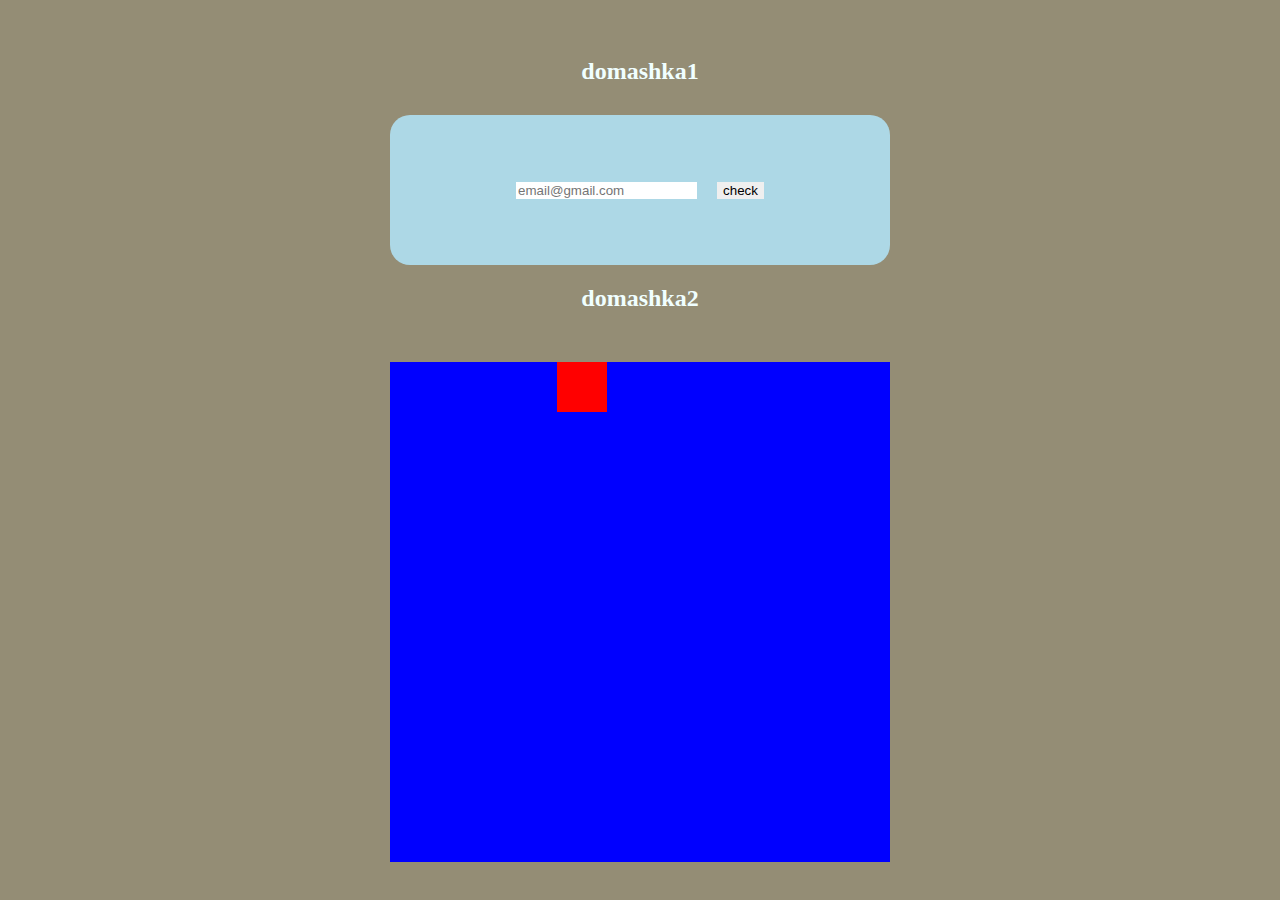
<file: Akunbekov_21_01_1/index.html>
<!DOCTYPE html>
<html lang="en">
<head>
    <meta charset="UTF-8">
    <title>Title</title>
    <link rel="stylesheet" href="style.css">
</head>
<body>
<h2>domashka1</h2>
<div class="wrapper">
    <label for="email"></label>
    <input type="email" id="email" placeholder="email@gmail.com">
    <button class="check">check</button>
    <span class="result"></span>
</div>
<h2>domashka2</h2>
<div class="block">
    <div class="block_inner">

    </div>
</div>
</body>
<script src="main.js"></script>
</html>
</file>
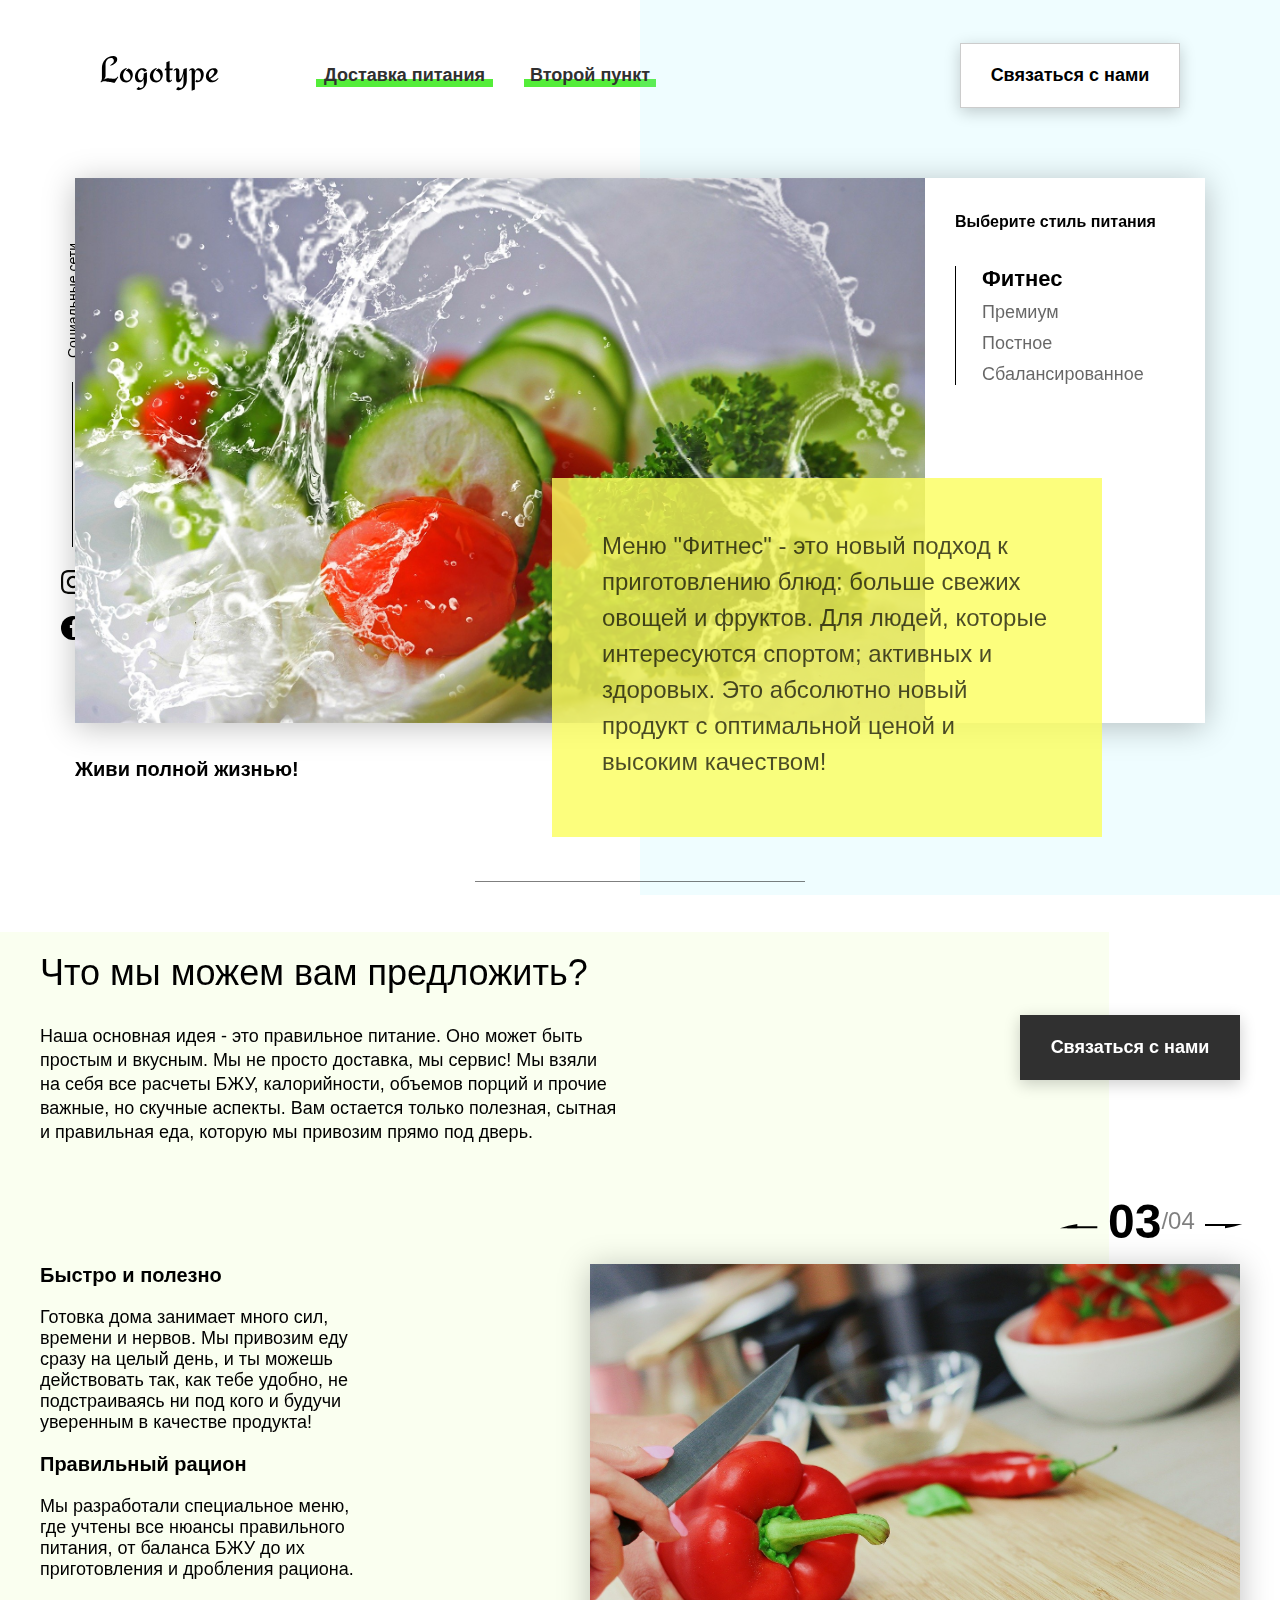
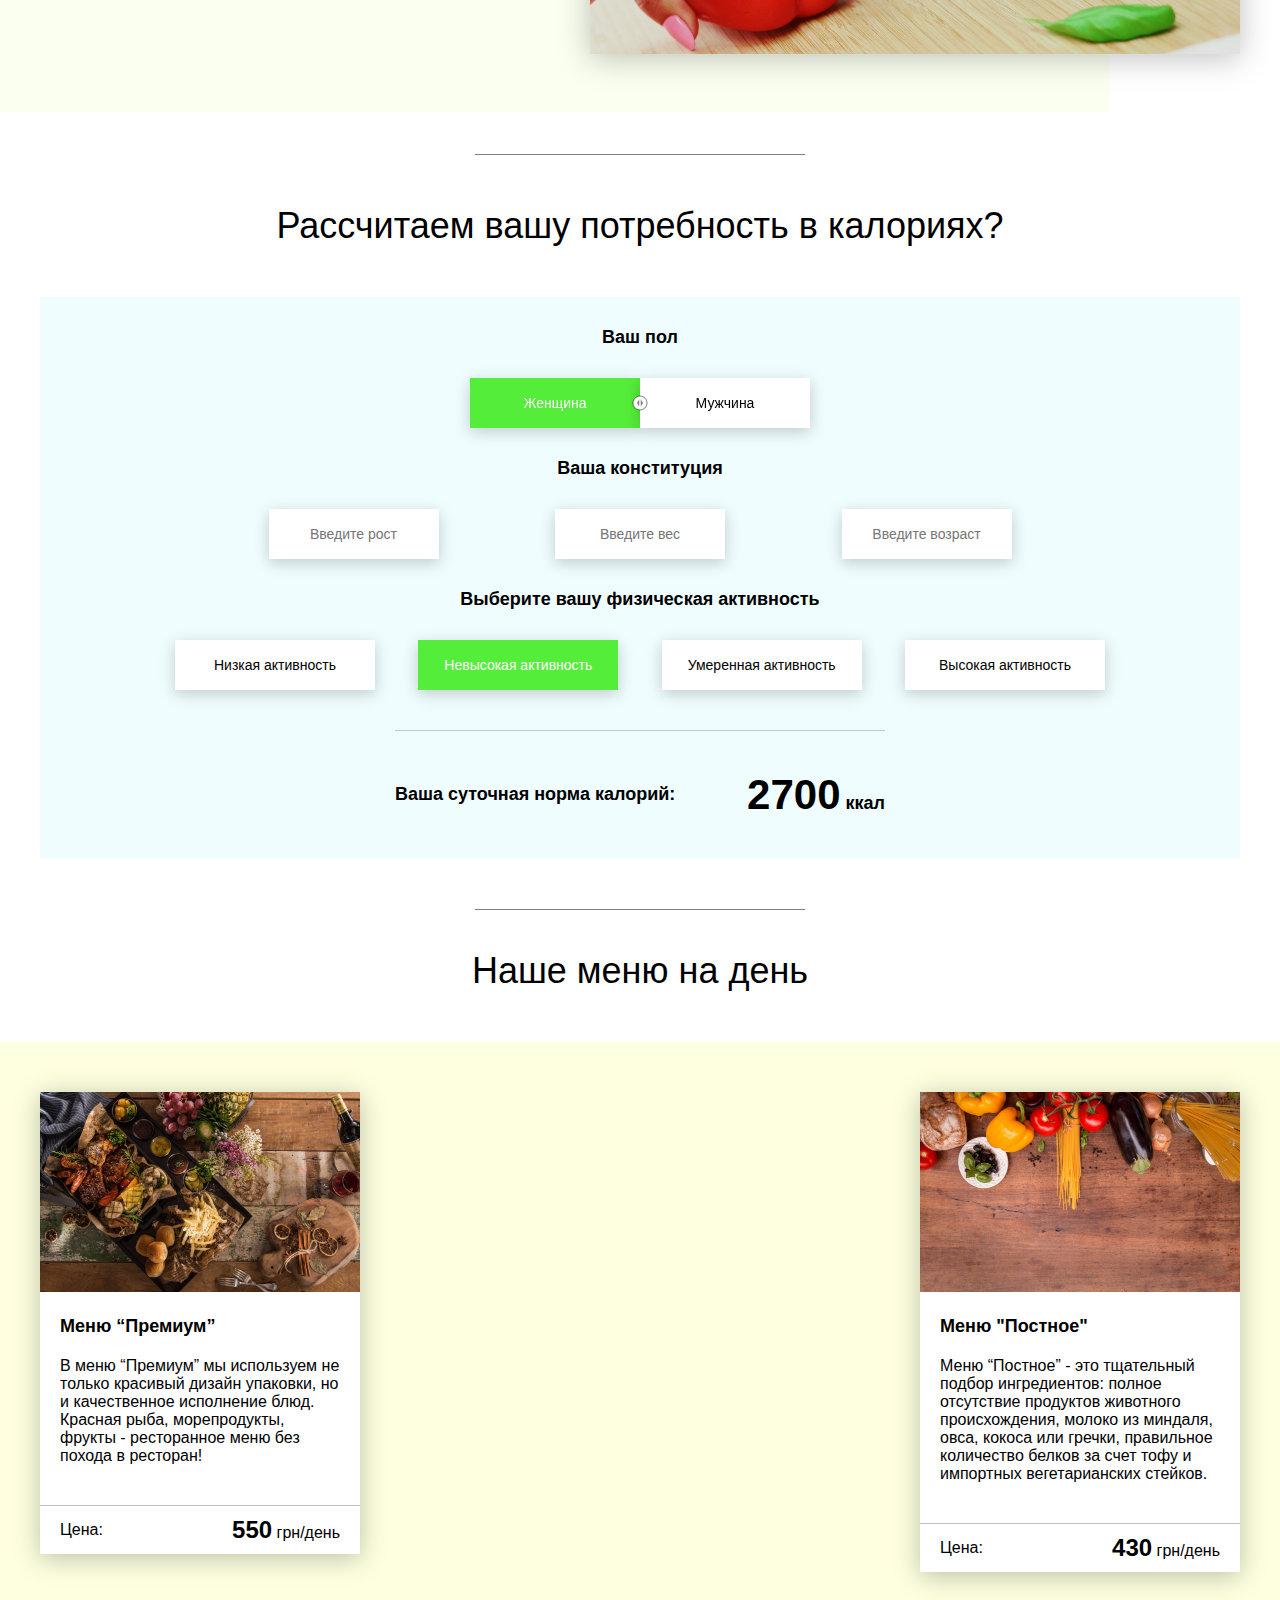
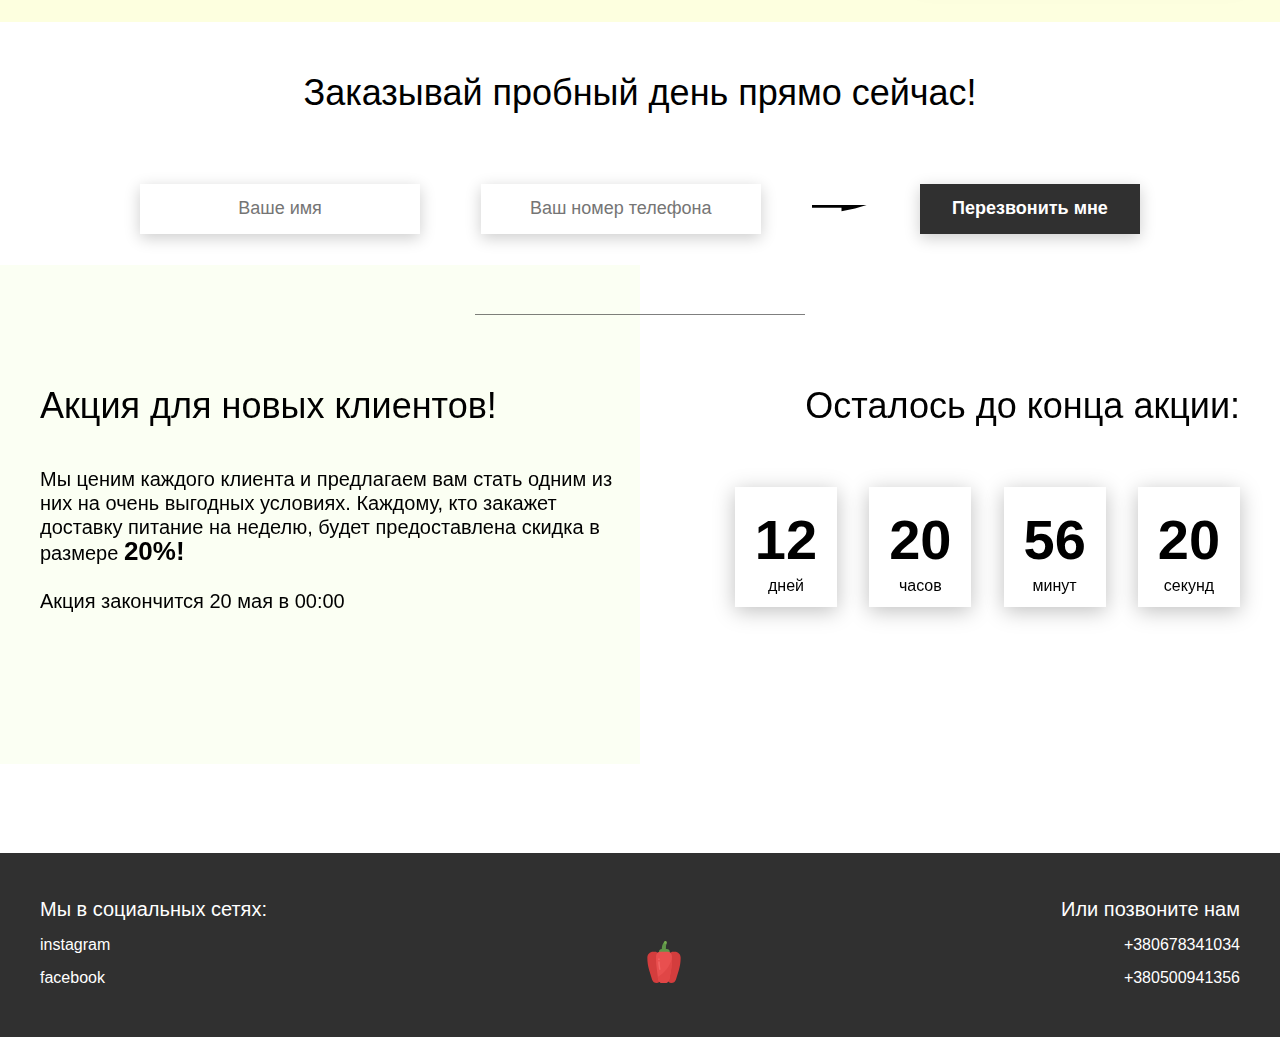
<file: Akunbekov_M_21_01_3/index.html>
<!DOCTYPE html>
<html lang="en">
<head>
	<meta charset="UTF-8">
	<meta name="viewport" content="width=device-width, initial-scale=1.0">
	<title>Food</title>
	<link rel="stylesheet" href="css/style.css">
</head>
<body>
<header class="header">
	<div class="header__left-block">
		<div class="header__logo">
			<img src="icons/logo.svg" alt="Логотип">
		</div>
		<nav class="header__links">
			<a href="#" class="header__link">Доставка питания</a>
			<a href="#" class="header__link">Второй пункт</a>
		</nav>
	</div>
	<div class="header__right-block">
		<button data-modal class="btn btn_white">Связаться с нами</button>
	</div>
</header>
<div class="sidepanel">
	<div class="sidepanel__text"><span>Социальные сети</span></div>
	<div class="sidepanel__divider"></div>
	<a href="#" class="sidepanel__icon">
		<img src="icons/instagram.svg" alt="instagram">
	</a>
	<a href="#" class="sidepanel__icon">
		<img src="icons/facebook.svg" alt="facebook">
	</a>
</div>

<div class="preview">
	<div class="bgc_blue"></div>
	<div class="container">
		<div class="tabcontainer">
			<div class="tabcontent">
				<img src="img/tabs/vegy.jpg" alt="vegy">
				<div class="tabcontent__descr">
					Меню "Фитнес" - это новый подход к приготовлению блюд: больше свежих овощей и фруктов. Для людей,
					которые интересуются спортом; активных и здоровых. Это абсолютно новый продукт с оптимальной ценой и
					высоким качеством!
				</div>
			</div>
			<div class="tabcontent">
				<img src="img/tabs/elite.jpg" alt="elite">
				<div class="tabcontent__descr">
					Меню “Премиум” - мы используем не только красивый дизайн упаковки, но и качественное исполнение
					блюд. Красная рыба, морепродукты, фрукты - ресторанное меню без похода в ресторан!
				</div>
			</div>
			<div class="tabcontent">
				<img src="img/tabs/post.jpg" alt="post">
				<div class="tabcontent__descr">
					Наше специальное “Постное меню” - это тщательный подбор ингредиентов: полное отсутствие продуктов
					животного происхождения. Полная гармония с собой и природой в каждом элементе! Все будет Ом!
				</div>
			</div>
			<div class="tabcontent">
				<img src="img/tabs/hamburger.jpg" alt="vegy">
				<div class="tabcontent__descr">
					Меню "Сбалансированное" - это соответствие вашего рациона всем научным рекомендациям. Мы тщательно
					просчитываем вашу потребность в к/б/ж/у и создаем лучшие блюда для вас.
				</div>
			</div>
			<div class="tabheader">
				<h3>Выберите стиль питания</h3>
				<div class="tabheader__items">
					<div class="tabheader__item tabheader__item_active">Фитнес</div>
					<div class="tabheader__item">Премиум</div>
					<div class="tabheader__item">Постное</div>
					<div class="tabheader__item">Сбалансированное</div>
				</div>
			</div>
		</div>
		<div class="preview__life">Живи полной жизнью!</div>
	</div>
</div>

<div class="divider"></div>

<div class="offer">
	<div class="bgc_y"></div>
	<div class="container">
		<div class="offer__text">
			<h2 class="title">Что мы можем вам предложить?</h2>
			<div class="offer__descr">
				Наша основная идея - это правильное питание. Оно может быть простым и вкусным. Мы не просто доставка, мы
				сервис! Мы взяли на себя все расчеты БЖУ, калорийности, объемов порций и прочие важные, но скучные
				аспекты. Вам остается только полезная, сытная и правильная еда, которую мы привозим прямо под дверь.
			</div>
		</div>
		<div class="offer__action">
			<button data-modal class="btn btn_dark">Связаться с нами</button>
		</div>
	</div>
	<div class="container">
		<div class="offer__advantages">
			<h2>Быстро и полезно</h2>
			<div class="offer__advantages-text">
				Готовка дома занимает много сил, времени и нервов. Мы привозим еду сразу на целый день, и ты можешь
				действовать так, как тебе удобно, не подстраиваясь ни под кого и будучи уверенным в качестве продукта!
			</div>
			<h2>Правильный рацион</h2>
			<div class="offer__advantages-text">
				Мы разработали специальное меню, где учтены все нюансы правильного питания, от баланса БЖУ до их
				приготовления и дробления рациона.
			</div>
		</div>
		<div class="offer__slider">
			<div class="offer__slider-counter">
				<div class="offer__slider-prev">
					<img src="icons/left.svg" alt="prev">
				</div>
				<span id="current">03</span>
				/
				<span id="total">04</span>
				<div class="offer__slider-next">
					<img src="icons/right.svg" alt="next">
				</div>
			</div>
			<div class="offer__slider-wrapper">
				<div class="offer__slide">
					<img src="img/slider/pepper.jpg" alt="pepper">
				</div>
				<!-- <div class="offer__slide">
					<img src="img/slider/food-12.jpg" alt="food">
				</div>
				<div class="offer__slide">
					<img src="img/slider/olive-oil.jpg" alt="oil">
				</div>
				<div class="offer__slide">
					<img src="img/slider/paprika.jpg" alt="paprika">
				</div> -->
			</div>
		</div>
	</div>
</div>

<div class="divider"></div>

<div class="calculating">
	<div class="container">
		<h2 class="title">Рассчитаем вашу потребность в калориях?
		</h2>
		<div class="calculating__field">
			<div class="calculating__subtitle">
				Ваш пол
			</div>
			<div class="calculating__choose" id="gender">
				<div class="calculating__choose-item calculating__choose-item_active">Женщина</div>
				<div class="calculating__choose-item">Мужчина</div>
			</div>

			<div class="calculating__subtitle">
				Ваша конституция
			</div>
			<div class="calculating__choose calculating__choose_medium">
				<input type="text" id="height" placeholder="Введите рост" class="calculating__choose-item">
				<input type="text" id="weight" placeholder="Введите вес" class="calculating__choose-item">
				<input type="text" id="age" placeholder="Введите возраст" class="calculating__choose-item">
			</div>

			<div class="calculating__subtitle">
				Выберите вашу физическая активность
			</div>
			<div class="calculating__choose calculating__choose_big">
				<div id="low" class="calculating__choose-item">Низкая активность</div>
				<div id="small" class="calculating__choose-item calculating__choose-item_active">Невысокая активность
				</div>
				<div id="medium" class="calculating__choose-item">Умеренная активность</div>
				<div id="high" class="calculating__choose-item">Высокая активность</div>
			</div>

			<div class="calculating__divider"></div>

			<div class="calculating__total">
				<div class="calculating__subtitle">
					Ваша суточная норма калорий:
				</div>
				<div class="calculating__result">
					<span>2700</span> ккал
				</div>
			</div>
		</div>
	</div>
</div>

<div class="divider"></div>

<div class="menu">
	<h2 class="title">Наше меню на день</h2>

	<div class="menu__field">
		<div id="cardWrapper" class="container">
			<div class="menu__item">
				<img src="img/tabs/elite.jpg" alt="elite">
				<h3 class="menu__item-subtitle">Меню “Премиум”</h3>
				<div class="menu__item-descr">В меню “Премиум” мы используем не только красивый дизайн упаковки, но и
					качественное исполнение блюд. Красная рыба, морепродукты, фрукты - ресторанное меню без похода в
					ресторан!
				</div>
				<div class="menu__item-divider"></div>
				<div class="menu__item-price">
					<div class="menu__item-cost">Цена:</div>
					<div class="menu__item-total"><span>550</span> грн/день</div>
				</div>
			</div>
			<div class="menu__item">
				<img src="img/tabs/post.jpg" alt="post">
				<h3 class="menu__item-subtitle">Меню "Постное"</h3>
				<div class="menu__item-descr">Меню “Постное” - это тщательный подбор ингредиентов: полное отсутствие
					продуктов животного происхождения, молоко из миндаля, овса, кокоса или гречки, правильное количество
					белков за счет тофу и импортных вегетарианских стейков.
				</div>
				<div class="menu__item-divider"></div>
				<div class="menu__item-price">
					<div class="menu__item-cost">Цена:</div>
					<div class="menu__item-total"><span>430</span> грн/день</div>
				</div>
			</div>
		</div>
	</div>
</div>

<div class="order">
	<div class="container">
		<div class="title">Заказывай пробный день прямо сейчас!</div>
		<form action="#" class="order__form">
			<input required placeholder="Ваше имя" name="name" type="text" class="order__input">
			<input required placeholder="Ваш номер телефона" name="phone" type="phone" class="order__input">
			<img src="icons/right.svg" alt="right">
			<button class="btn btn_dark btn_min">Перезвонить мне</button>
		</form>
	</div>
</div>

<div class="divider"></div>

<div class="promotion">
	<div class="bgc_y"></div>
	<div class="container">
		<div class="promotion__text">
			<div class="title">Акция для новых клиентов!</div>
			<div class="promotion__descr">
				Мы ценим каждого клиента и предлагаем вам стать одним из них на очень выгодных условиях.
				Каждому, кто закажет доставку питание на неделю, будет предоставлена скидка в размере <span>20%!</span>
				<br><br>
				Акция закончится 20 мая в 00:00
			</div>
		</div>
		<div class="promotion__timer">
			<div class="title">Осталось до конца акции:</div>
			<div class="timer">
				<div class="timer__block">
					<span id="days">12</span>
					дней
				</div>
				<div class="timer__block">
					<span id="hours">20</span>
					часов
				</div>
				<div class="timer__block">
					<span id="minutes">56</span>
					минут
				</div>
				<div class="timer__block">
					<span id="seconds">20</span>
					секунд
				</div>
			</div>
		</div>
	</div>
</div>

<footer class="footer">
	<div class="container">
		<div class="social">
			<div class="subtitle">Мы в социальных сетях:</div>
			<a href="#" class="link">instagram</a>
			<a href="#" class="link">facebook</a>
		</div>
		<div class="pepper">
			<img src="icons/veg.svg" alt="pepper">
		</div>
		<div class="call">
			<div class="subtitle">Или позвоните нам</div>
			<a href="#" class="link">+380678341034</a>
			<a href="#" class="link">+380500941356</a>
		</div>
	</div>
</footer>

<div class="modal">
	<div class="modal__dialog">
		<div class="modal__content">
			<form action="#">
				<div class="modal__close">&times;</div>
				<div class="modal__title">Мы свяжемся с вами как можно быстрее!</div>
				<input required placeholder="Ваше имя" name="name" type="text" class="modal__input">
				<input required placeholder="Ваш номер телефона" name="phone" type="phone" class="modal__input">
				<button class="btn btn_dark btn_min">Перезвонить мне</button>
			</form>
		</div>
	</div>
</div>
<script src="js/app.js"></script>
</body>
</html>
</file>
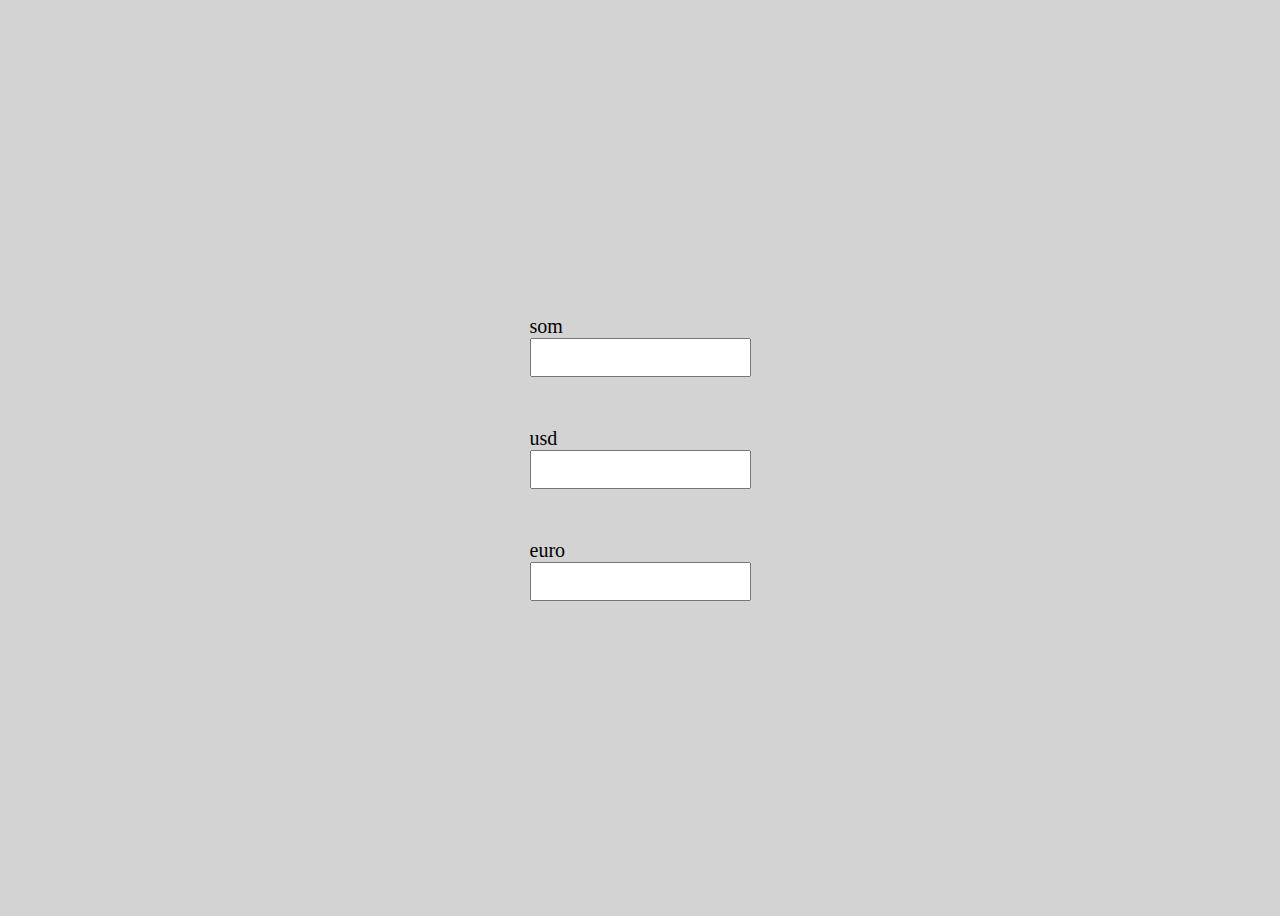
<file: Akunbekov_M_21_01_5/index.html>
<!DOCTYPE html>
<html lang="en">
<head>
    <meta charset="UTF-8">
    <meta http-equiv="X-UA-Compatible" content="IE=edge">
    <meta name="viewport" content="width=device-width, initial-scale=1.0">
    <title>Document</title>
    <link rel="stylesheet" href="style.css">
</head>
<body>
<div class="wrapper">
    <div class="som">
        <label for="som">som</label>
        <input type="number" id="som">
    </div>
    <div class="usd">
        <label for="usd">usd</label>
        <input type="number" id="usd">
    </div>
    <div class="euro">
        <label for="euro">euro</label>
        <input type="number" id="euro">
    </div>
</div>
</body>
<script src="app.js"></script>
</html>
</file>
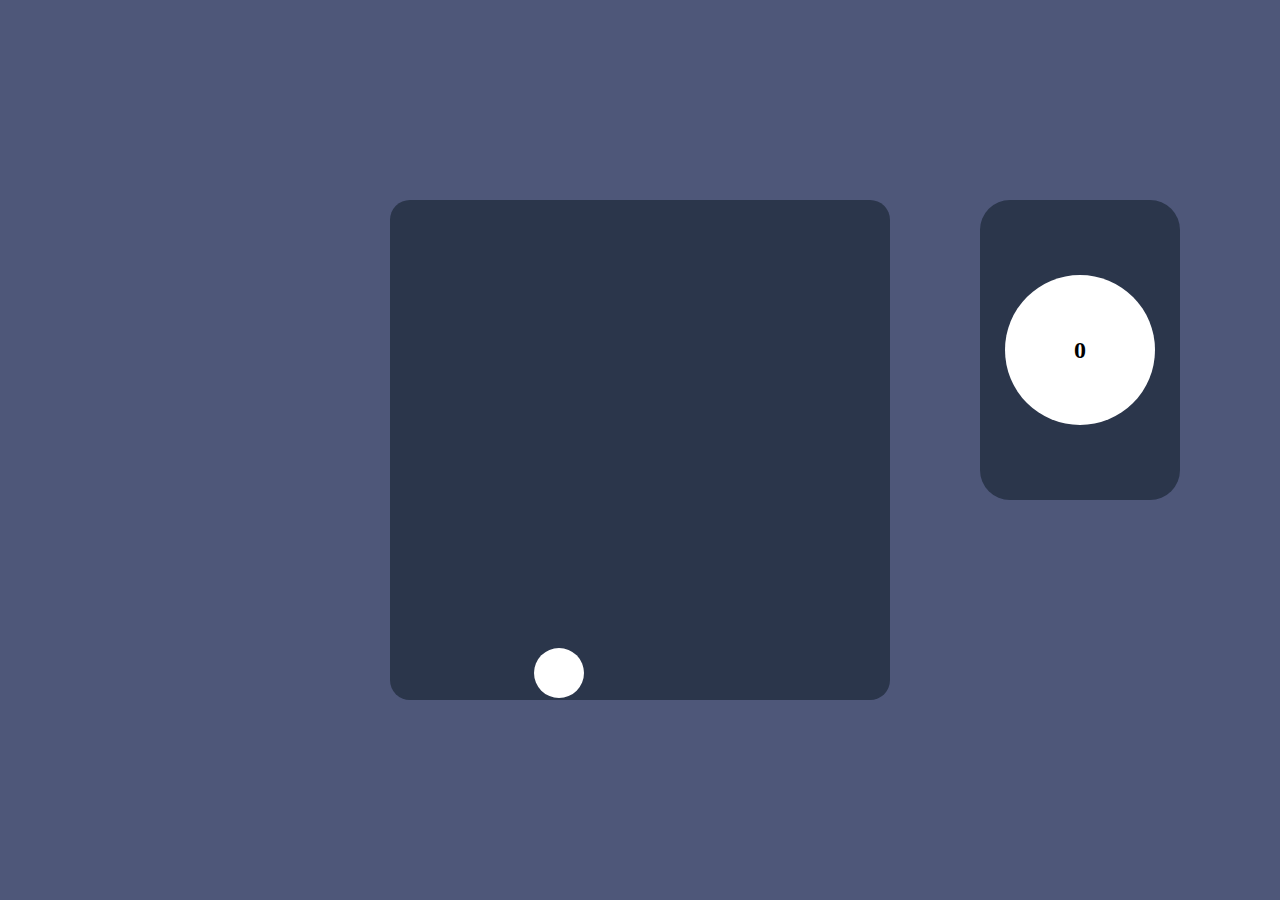
<file: Akunbekov_M_21_01_2/index..html>
<!DOCTYPE html>
<html lang="en">
<head>
    <meta charset="UTF-8">
    <meta http-equiv="X-UA-Compatible" content="IE=edge">
    <meta name="viewport" content="width=device-width, initial-scale=1.0">
    <title>Document</title>
</head>
<style>
    body{
        background-color: #4e5779;
    }
    .block_2{
        margin: 200px auto 0;
        width: 500px;
        height: 500px;
        position: relative;
        border-radius: 20px;
        background-color: #2b364b;

    }
    .block_inner{
        width: 50px;
        height: 50px;
        position: absolute;
        border-radius: 50%;
        background-color: #ffffff;
    }
    .block{
        width: 200px;
        height: 300px;
        border-radius: 30px;
        display: flex;
        align-items: center;
        justify-content: center;
        position: absolute;
        top: 200px;
        right: 100px;
        background-color: #2b364b;
    }
    .timeout{
        width: 150px;
        height: 150px;
        border-radius: 50%;
        display: flex;
        align-items: center;
        justify-content: center;
        background-color: #fff;

    }
</style>
<body>
    <div class="block">
        <div class="timeout">
            <h2 class="h2">0</h2>
        </div>
    </div>
<div class="block_2">
    <div class="block_inner">
    </div>
</div>
</body>
<script src="app.js"></script>
</html>
</file>
<file: Akunbekov_21_01_1/style.css>
*{
    margin: 0;
    border: 0;
    box-sizing: border-box;
}
body{
    display: flex;
    justify-content: center;
    align-items: center;
    height: 100vh;
    background: #948d75;
    flex-direction: column;
}
.wrapper{
    border-radius: 20px;
    width: 500px;
    height: 150px;
    display: flex;
    align-items: center;
    justify-content: center;
    transition:.3s;
    background: lightblue;
}
.wrapper:hover{
    box-shadow: 0 0 5px #8F7CEC, 0 0 25px #8F7CEC, 0 0 50px #8F7CEC,
    0 0 100px #8F7CEC;

}
label {
    margin-right: 20px;
}
h2{
    margin-bottom: 30px;
    color: azure;
}
.result{
    margin-left: 20px;
}
.check{
    margin-left: 20px;
}
.block{
    margin-top: 20px;
    width: 500px;
    height: 500px;
    background: blue;
    position: relative;
}
.block_inner{
    position: absolute;
    width: 50px;
    height: 50px;
    background: red;
}
h2{
    margin-top: 20px;
}
</file>
<file: Akunbekov_M_21_01_3/css/style.css>
* {
    box-sizing: border-box;
    margin: 0;
    padding: 0;
    font-family: Roboto, sans-serif;
}

a {
    text-decoration: none;
}

.btn {
    width: 220px;
    height: 65px;
    display: flex;
    justify-content: center;
    align-items: center;
    background-color: #fff;
    font-size: 18px;
    font-weight: 700;
    border: 1px solid rgba(0, 0, 0, 0.2);
    box-shadow: 0 4px 15px rgba(0, 0, 0, 0.2);
    cursor: pointer;
    transition: 0.3s all;
    outline: 0;
}

.btn_white {
    background-color: #fff;
}

.btn_dark {
    background-color: #303030;
    color: #fff;
    border: none;
}

.btn_min {
    height: 50px;
}

.btn:hover {
    box-shadow: 0 4px 30px rgba(0, 0, 0, 0.3);
}

.container {
    max-width: 1200px;
    margin: 0 auto;
}

.divider {
    width: 330px;
    height: 1px;
    margin: 0 auto;
    background-color: rgba(0, 0, 0, 0.5);
}

.title {
    font-size: 36px;
    font-weight: 400;
}

.header {
    display: flex;
    justify-content: space-between;
    align-items: center;
    height: 150px;
    padding: 0 100px;
}

.header__left-block {
    display: flex;
    justify-content: space-between;
    min-width: 550px;
}

.header__logo {
    max-width: 170px;
}

.header__logo img {
    width: 100%;
}

.header__links {
    display: flex;
    align-items: center;
}

.header__link {
    position: relative;
    margin-right: 45px;
    font-weight: 700;
    font-size: 18px;
    color: #303030;
}

.header__link:after {
    content: "";
    position: absolute;
    display: block;
    width: 110%;
    left: -5%;
    bottom: -1px;
    z-index: -1;
    height: 8px;
    background: #54ed39;
}

.header__link:last-child {
    margin-right: 0;
}

.sidepanel {
    position: fixed;
    left: 60px;
    top: 240px;
    height: 400px;
    width: 25px;
    display: flex;
    flex-direction: column;
    justify-content: space-between;
    align-items: center;
}

.sidepanel__text {
    width: 120px;
    height: 120px;
    font-size: 14px;
}

.sidepanel__text span {
    display: flex;
    transform: rotate(-90deg) translateX(-50px);
}

.sidepanel__divider {
    width: 1px;
    height: 165px;
    background-color: #000;
}

.sidepanel__icon {
    width: 24px;
    height: 24px;
}

.sidepanel__icon img {
    width: 100%;
}

.preview {
    padding: 28px 0 100px 0;
    position: relative;
}

.preview__life {
    font-weight: 700;
    font-size: 20px;
    margin-left: 35px;
    margin-top: 35px;
}

.bgc_blue {
    position: absolute;
    right: 0;
    top: -155px;
    width: 50vw;
    height: 900px;
    background: rgba(146, 242, 255, 0.15);
    z-index: -1;
}

.tabcontainer {
    display: flex;
    width: 1130px;
    margin: 0 auto;
    box-shadow: 0 4px 30px rgba(0, 0, 0, 0.25);
}

.tabcontent {
    width: 850px;
    position: relative;
}

.tabcontent img {
    width: 100%;
    height: 100%;
    object-fit: cover;
}

.tabcontent__descr {
    position: absolute;
    top: 300px;
    right: -177px;
    width: 550px;
    height: 359px;
    background: rgba(251, 254, 93, 0.8);
    padding: 50px;
    font-size: 24px;
    font-weight: 300;
    line-height: 36px;
    color: rgba(0, 0, 0, 0.7);
}

.tabheader {
    width: 280px;
    padding: 35px 30px;
    background-color: #fff;
}

.tabheader h3 {
    font-weight: 700;
    font-size: 16px;
}

.tabheader__items {
    margin-top: 35px;
    padding-left: 26px;
    border-left: 1px solid #000;
}

.tabheader__item {
    font-weight: 700;
    font-size: 18px;
    font-weight: 300;
    margin-top: 10px;
    color: rgba(0, 0, 0, 0.6);
    cursor: pointer;
    transition: 0.3s all;
}

.tabheader__item_active {
    color: #000;
    font-size: 22px;
    font-weight: 700;
}

.offer {
    padding: 70px 0 100px 0;
    position: relative;
}

.offer .container {
    display: flex;
    justify-content: space-between;
}

.offer .bgc_y {
    position: absolute;
    width: 1109px;
    height: 780px;
    background: rgba(243, 255, 222, 0.45);
    z-index: -1;
    top: 50px;
}

.offer__text {
    width: 580px;
}

.offer__descr {
    font-size: 18px;
    margin-top: 30px;
    font-weight: 300;
    line-height: 24px;
}

.offer__action {
    display: flex;
    align-items: center;
    justify-content: flex-end;
}

.offer__advantages {
    width: 330px;
    margin-top: 50px;
}

.offer__advantages h2 {
    font-weight: 700;
    font-size: 20px;
    margin-top: 20px;
}

.offer__advantages h2:first-child {
    margin-top: 70px;
}

.offer__advantages-text {
    margin-top: 20px;
    font-size: 18px;
    font-weight: 300;
    line-height: 21px;
}

.offer__slider {
    width: 650px;
    margin-top: 50px;
    display: flex;
    flex-direction: column;
    align-items: flex-end;
}

.offer__slider-counter {
    display: flex;
    width: 180px;
    align-items: center;
    font-size: 24px;
    color: rgba(0, 0, 0, 0.5);
}

.offer__slider-wrapper {
    width: 100%;
    margin-top: 15px;
    box-shadow: 0 4px 30px rgba(0, 0, 0, 0.25);
}

.offer__slider-prev {
    margin-right: 10px;
    cursor: pointer;
}

.offer__slider-next {
    margin-left: 10px;
    cursor: pointer;
}

.offer__slider #current {
    font-size: 48px;
    font-weight: 700;
    color: #000;
}

.offer__slide {
    width: 100%;
    height: 390px;
}

.offer__slide img {
    width: 100%;
    height: 100%;
    object-fit: cover;
}

.calculating {
    padding: 50px 0;
}

.calculating .title {
    text-align: center;
}

.calculating__field {
    width: 100%;
    margin-top: 50px;
    background: rgba(146, 242, 255, 0.15);
    padding: 30px 0 40px 0;
}

.calculating__subtitle {
    text-align: center;
    font-size: 18px;
    font-weight: 700;
    margin-top: 30px;
}

.calculating__subtitle:first-child {
    margin-top: 0;
}

.calculating #gender:after {
    content: "";
    position: absolute;
    top: 50%;
    transform: translateY(-50%);
    display: block;
    width: 16px;
    height: 16px;
    background: url(../icons/switch.svg) center center/cover no-repeat;
}

.calculating__choose {
    position: relative;
    display: flex;
    margin-top: 30px;
    justify-content: center;
}

.calculating__choose-item {
    display: flex;
    align-items: center;
    justify-content: center;
    width: 170px;
    height: 50px;
    padding: 0 10px;
    background: #fff;
    box-shadow: 0 4px 15px rgba(0, 0, 0, 0.2);
    border: none;
    text-align: center;
    font-size: 14px;
    cursor: pointer;
    outline: 0;
    transition: 0.3s all;
}

.calculating__choose-item_active {
    color: #fff;
    background-color: #54ed39;
}

.calculating__choose_medium {
    width: 743px;
    justify-content: space-between;
    margin: 30px auto 0 auto;
}

.calculating__choose_big {
    width: 930px;
    justify-content: space-between;
    margin: 30px auto 0 auto;
}

.calculating__choose_big .calculating__choose-item {
    width: 200px;
}

.calculating__divider {
    width: 490px;
    height: 1px;
    margin: 40px auto;
    background-color: rgba(0, 0, 0, 0.2);
}

.calculating__total {
    width: 490px;
    margin: 0 auto;
    display: flex;
    justify-content: space-between;
    align-items: center;
}

.calculating__result {
    font-size: 18px;
    font-weight: 700;
}

.calculating__result span {
    font-size: 42px;
}

.menu {
    padding: 40px 0 50px 0;
}

.menu .container {
    display: flex;
    justify-content: space-between;
    align-items: flex-start;
}

.menu .title {
    text-align: center;
}

.menu__field {
    margin-top: 50px;
    padding: 50px 0;
    width: 100%;
    background: rgba(249, 254, 126, 0.25);
}

.menu__item {
    width: 320px;
    min-height: 450px;
    background: #fff;
    box-shadow: 0 4px 25px rgba(0, 0, 0, 0.25);
    font-size: 16px;
    font-weight: 300;
}

.menu__item img {
    width: 100%;
    height: 200px;
    object-fit: cover;
}

.menu__item-subtitle {
    font-weight: 700;
    font-size: 18px;
    padding: 0 20px;
    margin-top: 20px;
}

.menu__item-descr {
    margin-top: 20px;
    padding: 0 20px;
}

.menu__item-divider {
    width: 100%;
    height: 1px;
    background-color: rgba(0, 0, 0, 0.25);
    margin-top: 40px;
}

.menu__item-price {
    display: flex;
    justify-content: space-between;
    align-items: center;
    padding: 10px 20px;
}

.menu__item-price span {
    font-size: 24px;
    font-weight: 700;
}

.order {
    padding-bottom: 80px;
}

.order .title {
    text-align: center;
}

.order__form {
    margin-top: 70px;
    padding: 0 100px;
    display: flex;
    justify-content: space-between;
    align-items: center;
}

.order__form img {
    transform: scale(1.5);
}

.order__input {
    width: 280px;
    height: 50px;
    background: #fff;
    box-shadow: 0 4px 15px rgba(0, 0, 0, 0.2);
    border: none;
    font-size: 18px;
    text-align: center;
    padding: 0 20px;
    outline: 0;
}

.promotion {
    padding: 70px 0 240px 0;
    position: relative;
}

.promotion .container {
    display: flex;
}

.promotion .bgc_y {
    position: absolute;
    width: 50%;
    height: 499px;
    background: rgba(243, 255, 222, 0.35);
    z-index: -1;
    top: -50px;
    left: 0;
}

.promotion__text {
    width: 50%;
}

.promotion__descr {
    margin-top: 40px;
    font-size: 20px;
    line-height: 24px;
    font-weight: 300;
}

.promotion__descr span {
    font-weight: 700;
    font-size: 26px;
}

.promotion__timer {
    width: 50%;
}

.promotion__timer .title {
    text-align: right;
}

.promotion__timer .timer {
    margin-top: 60px;
    padding-left: 95px;
    display: flex;
    justify-content: space-between;
    align-items: center;
}

.promotion__timer .timer__block {
    width: 102px;
    height: 120px;
    background: #fff;
    box-shadow: 0 4px 20px rgba(0, 0, 0, 0.25);
    font-size: 16px;
    font-weight: 300;
    text-align: center;
}

.promotion__timer .timer__block span {
    display: block;
    margin-top: 20px;
    margin-bottom: 5px;
    font-size: 56px;
    font-weight: 700;
}

.footer {
    min-height: 180px;
    background-color: #303030;
    padding: 45px 0 50px 0;
    color: #fff;
}

.footer .container {
    height: 100%;
    display: flex;
    justify-content: space-between;
    align-items: flex-end;
}

.footer .subtitle {
    font-size: 20px;
}

.footer .link {
    display: block;
    margin-top: 15px;
    font-size: 16px;
    color: #fff;
}

.footer .call {
    text-align: right;
}

.modal {
    position: fixed;
    top: 0;
    left: 0;
    z-index: 1050;
    display: none;
    width: 100%;
    height: 100%;
    overflow: hidden;
    background-color: rgba(0, 0, 0, 0.5);
}

.modal__dialog {
    max-width: 500px;
    margin: 40px auto;
}

.modal__content {
    position: relative;
    width: 100%;
    padding: 40px;
    background-color: #fff;
    border: 1px solid rgba(0, 0, 0, 0.2);
    border-radius: 4px;
    max-height: 80vh;
    overflow-y: auto;
}

.modal__close {
    position: absolute;
    top: 8px;
    right: 14px;
    font-size: 30px;
    color: #000;
    opacity: 0.5;
    font-weight: 700;
    border: none;
    background-color: transparent;
    cursor: pointer;
}

.modal__title {
    text-align: center;
    font-size: 22px;
    text-transform: uppercase;
}

.modal__input {
    display: block;
    margin: 20px auto 20px auto;
    width: 280px;
    height: 50px;
    background: #fff;
    box-shadow: 0 4px 15px rgba(0, 0, 0, 0.2);
    border: none;
    font-size: 18px;
    text-align: center;
    padding: 0 20px;
    outline: 0;
}

.modal .btn {
    display: block;
    width: 280px;
    margin: 0 auto;
}
.hide {
    display: none;
}
.show {
    display: block;
}
.fade {
    animation: fade 1.7s linear;
}

@keyframes fade {
    0% {
        opacity: .1;
    }
    100% {
        opacity: 1;
    }
}
</file>
<file: Akunbekov_M_21_01_5/style.css>
body{
    display: flex;
    align-items: center;
    justify-content: center;
    height: 100vh;
    background-color: lightgrey;
}
.wrapper > div{
    display: flex;
    flex-direction: column;
}
.usd{
    margin-top: 50px;
}
input{
    padding: 10px 20px;
}
label{
    font-size: 20px;
}
.euro{
    margin-top: 50px;
}
</file>
